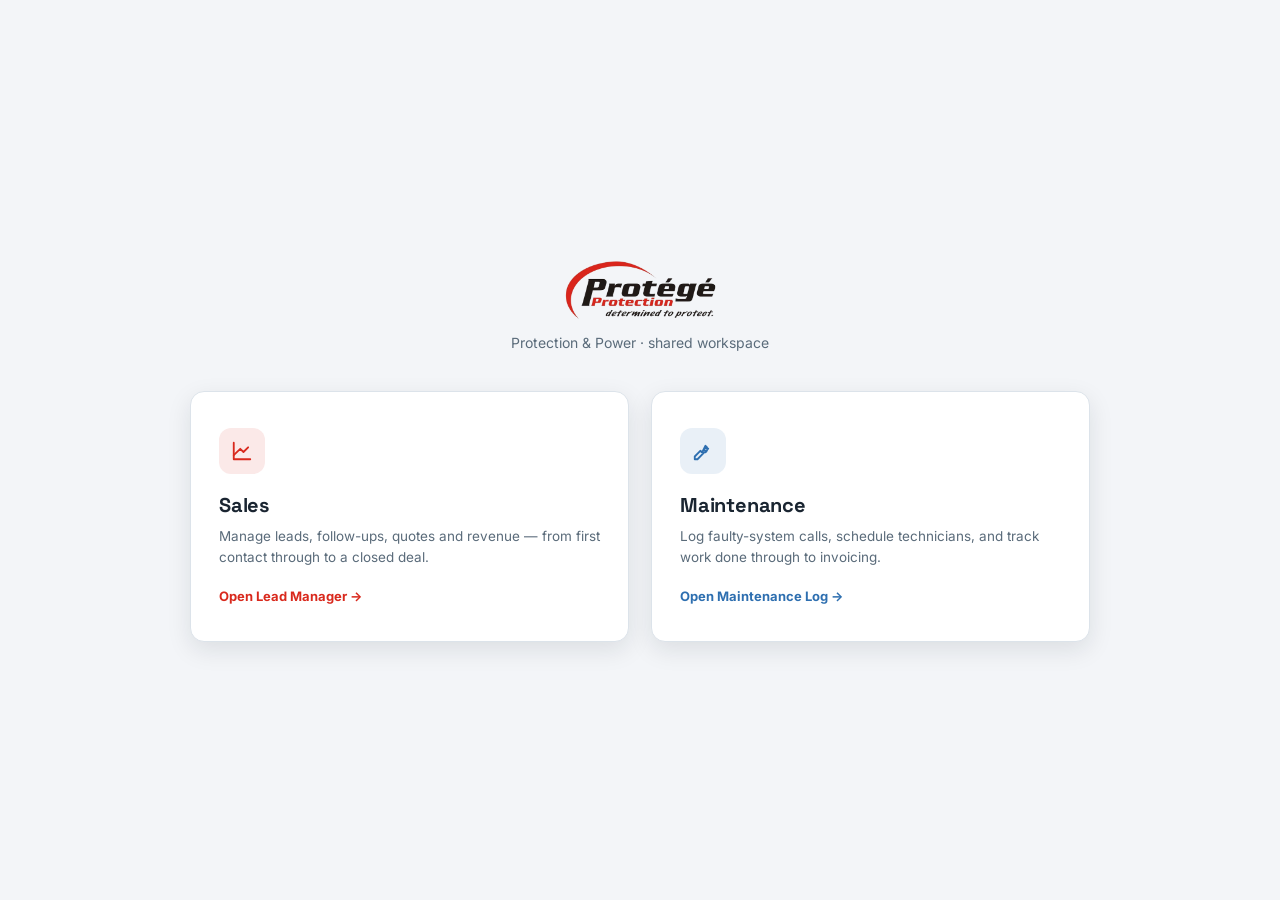
<file: index.html>
<!DOCTYPE html>
<html lang="en">
<head>
<meta charset="UTF-8">
<meta name="viewport" content="width=device-width, initial-scale=1.0">
<title>Protege Protection - Workspace</title>
<style>
  @import url('https://fonts.googleapis.com/css2?family=Space+Grotesk:wght@500;600;700&family=Inter:wght@400;500;600;700&display=swap');
  :root{--bg:#F3F5F8;--panel:#FFFFFF;--panel-2:#F0F3F7;--border:#DCE3EA;--text:#1A2531;--text-dim:#5A6B7A;--text-faint:#8B9AA8;--protection:#2E6FB0;--protection-dim:rgba(46,111,176,0.10);--power:#D9291D;--power-dim:rgba(217,41,29,0.10);--good:#1F9A66;--good-dim:rgba(31,154,102,0.10);--radius:14px;--shadow:0 8px 24px rgba(20,30,40,0.10);}
  *{box-sizing:border-box;}html,body{margin:0;padding:0;height:100%;}
  body{background:var(--bg);color:var(--text);font-family:'Inter',-apple-system,BlinkMacSystemFont,'Segoe UI',sans-serif;display:flex;align-items:center;justify-content:center;min-height:100vh;padding:24px;}
  h1,h2,.display{font-family:'Space Grotesk','Inter',sans-serif;letter-spacing:-0.01em;}
  .wrap{max-width:900px;width:100%;text-align:center;}
  .logo{height:64px;width:auto;margin-bottom:8px;}
  .wrap p.tagline{color:var(--text-dim);font-size:14px;margin:0 0 40px;}
  .cards{display:grid;grid-template-columns:1fr 1fr;gap:22px;}
  @media (max-width:640px){.cards{grid-template-columns:1fr;}}
  .card{background:var(--panel);border:1px solid var(--border);border-radius:var(--radius);padding:36px 28px;text-align:left;box-shadow:var(--shadow);cursor:pointer;transition:transform .15s ease,border-color .15s ease;text-decoration:none;color:inherit;display:block;}
  .card:hover{transform:translateY(-3px);border-color:#C3CCD5;}
  .card .icon{width:46px;height:46px;border-radius:12px;display:flex;align-items:center;justify-content:center;margin-bottom:18px;}
  .card.sales .icon{background:var(--power-dim);color:var(--power);}
  .card.maint .icon{background:var(--protection-dim);color:var(--protection);}
  .card h2{font-size:20px;margin:0 0 8px;}
  .card p{font-size:13.5px;color:var(--text-dim);margin:0 0 18px;line-height:1.5;}
  .card .go{font-size:13px;font-weight:700;display:inline-flex;align-items:center;gap:6px;}
  .card.sales .go{color:var(--power);}
  .card.maint .go{color:var(--protection);}
</style>
</head>
<body>
<div class="wrap">
  <img class="logo" src="[data-uri]" alt="Protege Protection">
  <p class="tagline">Protection &amp; Power &middot; shared workspace</p>
  <div class="cards">
    <a class="card sales" href="sales.html">
      <div class="icon">
        <svg width="22" height="22" viewBox="0 0 24 24" fill="none" stroke="currentColor" stroke-width="2" stroke-linecap="round" stroke-linejoin="round"><path d="M3 3v18h18"/><path d="M18.7 8l-5.1 5.1-3.5-3.5L3 16.6"/></svg>
      </div>
      <h2>Sales</h2>
      <p>Manage leads, follow-ups, quotes and revenue &mdash; from first contact through to a closed deal.</p>
      <span class="go">Open Lead Manager &rarr;</span>
    </a>
    <a class="card maint" href="maintenance.html">
      <div class="icon">
        <svg width="22" height="22" viewBox="0 0 24 24" fill="none" stroke="currentColor" stroke-width="2" stroke-linecap="round" stroke-linejoin="round"><path d="M14.7 6.3a4 4 0 1 1-5.4 5.4L3 18v3h3l6.3-6.3a4 4 0 0 1 5.4-5.4l-3 3-2-2z"/></svg>
      </div>
      <h2>Maintenance</h2>
      <p>Log faulty-system calls, schedule technicians, and track work done through to invoicing.</p>
      <span class="go">Open Maintenance Log &rarr;</span>
    </a>
  </div>
</div>
</body>
</html>
</file>
